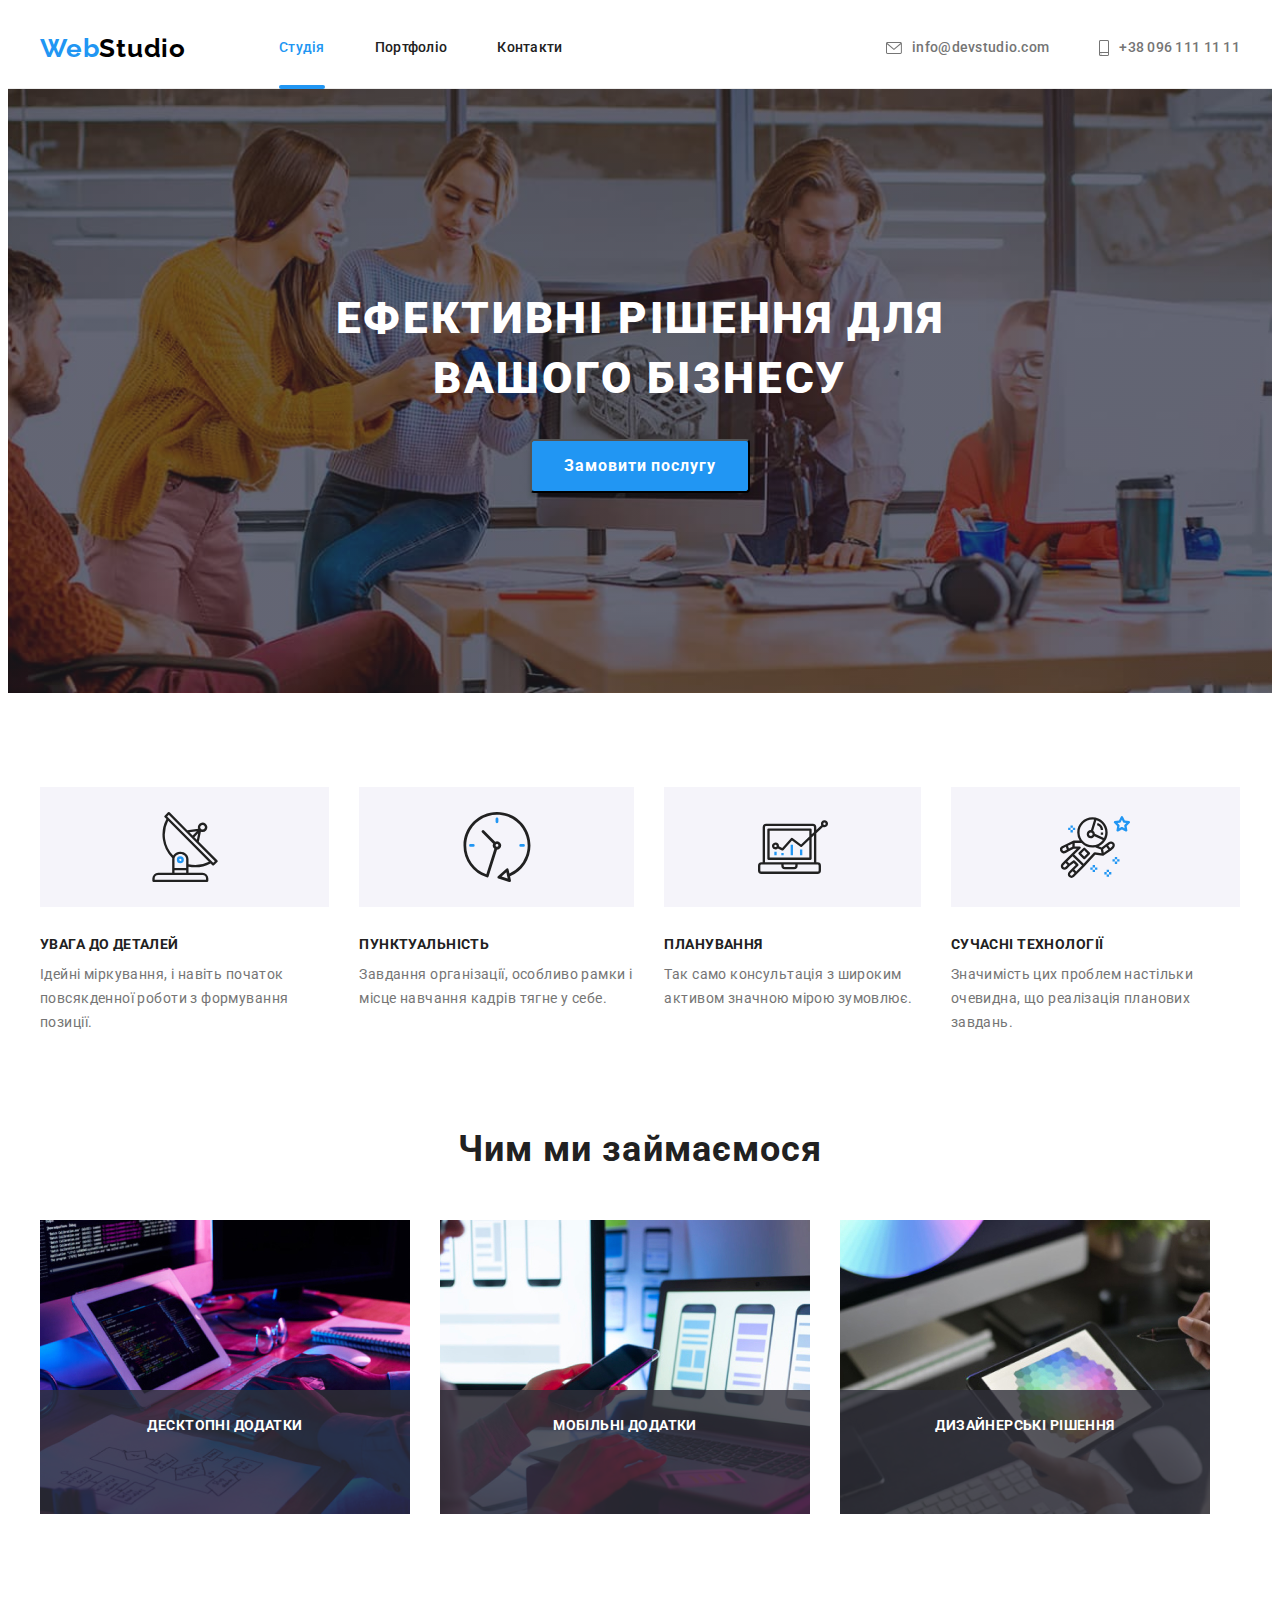
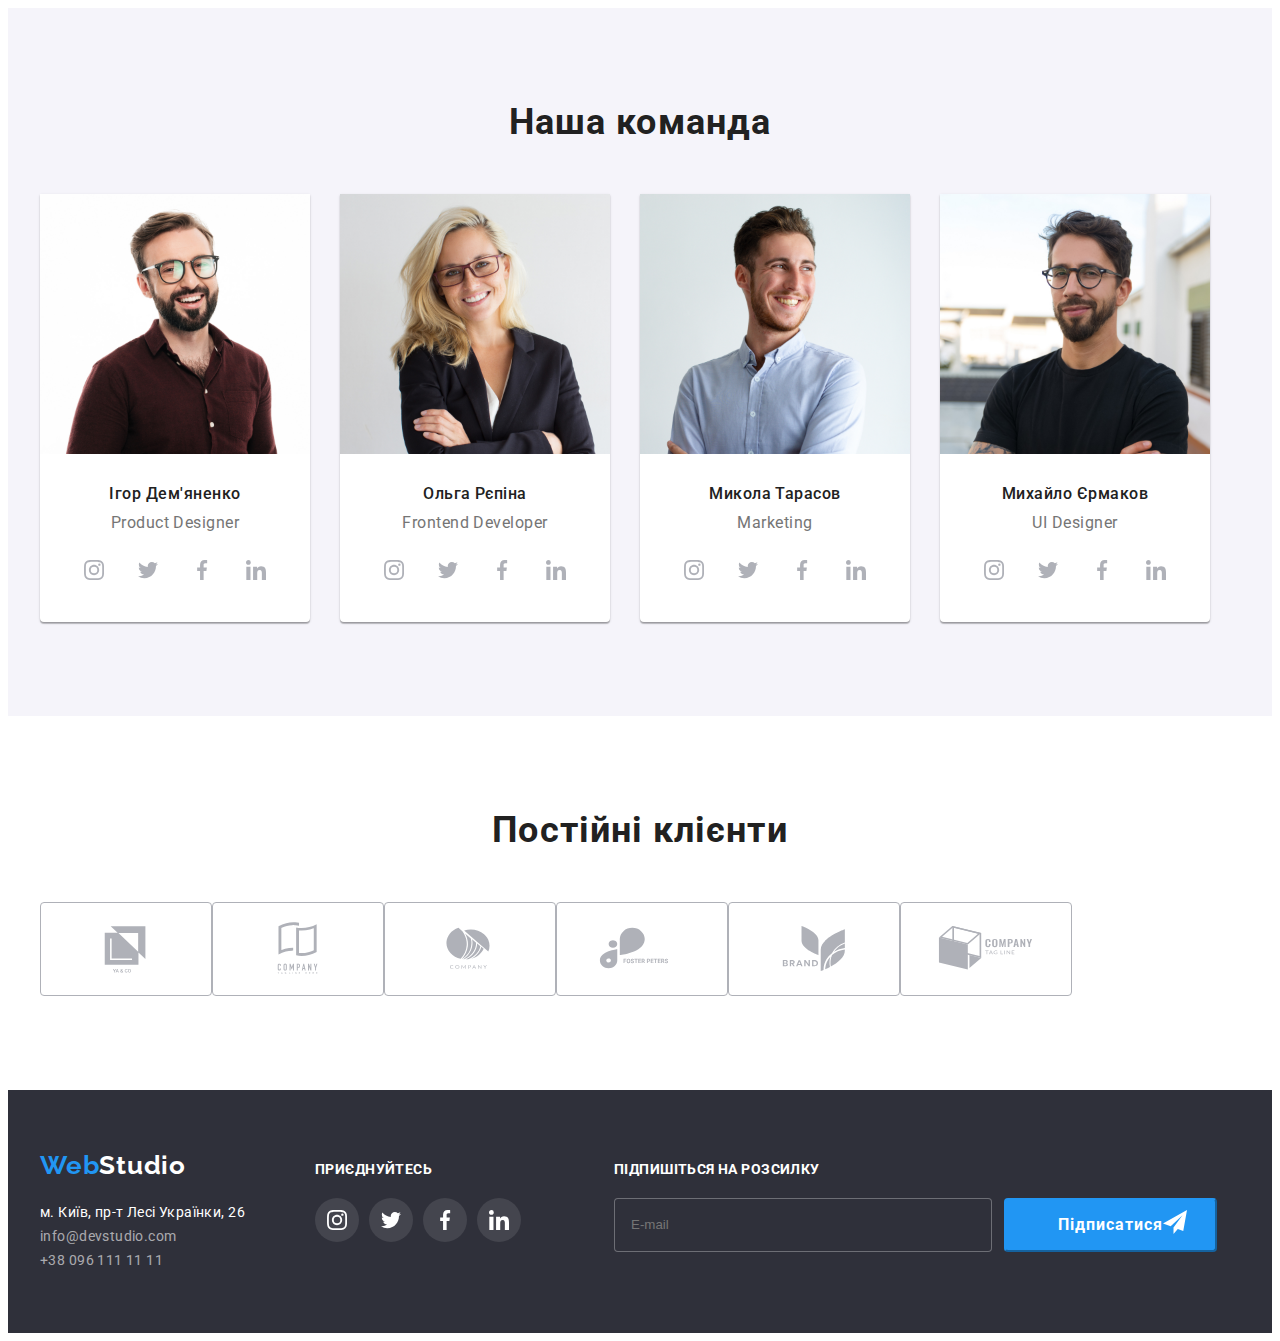
<file: index.html>
<!DOCTYPE html>
<html lang="uk">
  <head>
    <meta charset="UTF-8" />
    <meta http-equiv="X-UA-Compatible" content="IE=edge" />
    <meta name="viewport" content="width=, initial-scale=1.0" />
    <title>Студія</title>
    <link rel="preconnect" href="https://fonts.googleapis.com" />
    <link rel="preconnect" href="https://fonts.gstatic.com" crossorigin />
    <link
      href="https://fonts.googleapis.com/css2?family=Montserrat:wght@400;700&family=Raleway:wght@700&family=Roboto:wght@400;500;700;900&display=swap"
      rel="stylesheet"
    />
    <link
      rel="stylesheet"
      href="https://cdnjs.cloudflare.com/ajax/libs/modern-normalize/1.1.0/modern-normalize.min.css"
      integrity="sha512-wpPYUAdjBVSE4KJnH1VR1HeZfpl1ub8YT/NKx4PuQ5NmX2tKuGu6U/JRp5y+Y8XG2tV+wKQpNHVUX03MfMFn9Q=="
      crossorigin="anonymous"
      referrerpolicy="no-referrer"
    />
    <link rel="stylesheet" href="./CSS/style.css" />
  </head>
  <body>
    <header class="header">
      <div class="container header-container">
        <nav class="header-navigation">
          <a class="header-logo link" href="/index.html" lang="en"
            >Web<span class="header-color-text">Studio</span></a
          >
          <ul class="header-list list">
            <li class="header-item">
              <a class="header-link link current" href="">Студія</a>
            </li>
            <li class="header-item">
              <a class="header-link link" href="./portfolio.html">Портфоліо</a>
            </li>
            <li class="header-item">
              <a class="header-link link" href="">Контакти</a>
            </li>
          </ul>
        </nav>
        <div class="header-connect">
          <ul class="header-list list">
            <li class="header-item">
              <a class="header-contacts link" href="mailto:info@devstudio.com"
                ><svg class="contacts-icon" width="16" height="12">
                  <use
                    href="./images/symbol-defs1.svg#icon-envelope-hover"
                  ></use>
                </svg>info@devstudio.com</a>
            </li>
            <li class="header-item">
              <a class="header-contacts link" href="tel:+380961111111"
                ><svg class="contacts-icon" width="10" height="16">
                  <use
                    href="./images/symbol-defs1.svg#icon-smartphone"
                  ></use></svg>+38 096 111 11 11</a>
            </li>
          </ul>
        </div>
      </div>
    </header>
    <main>
      <section class="hero">
        <div class="container">
          <h1 class="hero-title">Ефективні рішення для вашого бізнесу</h1>
          <button class="hero-btn" data-modal-open type="button">
            Замовити послугу
          </button>
        </div>
      </section>
      <section class="benefits">
        <div class="container">
          <h2 class="visually-hidden">Наші переваги</h2>
          <ul class="benefits-list list">
            <li class="benefits-item">
              <div class="benefits-link">
                <svg class="benefits-icon" width="70" height="70">
                  <use href="./images/symbol-defs1.svg#icon-antenna"></use>
                </svg>
              </div>
              <h3 class="benefits-title">УВАГА ДО ДЕТАЛЕЙ</h3>
              <p class="benefits-text">
                Ідейні міркування, і навіть початок повсякденної роботи з
                формування позиції.
              </p>
            </li>
            <li class="benefits-item">
              <div class="benefits-link">
                <svg class="benefits-icon" width="70" height="70">
                  <use href="./images/symbol-defs1.svg#icon-clock"></use>
                </svg>
              </div>
              <h3 class="benefits-title">ПУНКТУАЛЬНІСТЬ</h3>
              <p class="benefits-text">
                Завдання організації, особливо рамки і місце навчання кадрів
                тягне у себе.
              </p>
            </li>
            <li class="benefits-item">
              <div class="benefits-link">
                <svg class="benefits-icon" width="70" height="70">
                  <use href="./images/symbol-defs1.svg#icon-diagram"></use>
                </svg>
              </div>
              <h3 class="benefits-title">ПЛАНУВАННЯ</h3>
              <p class="benefits-text">
                Так само консультація з широким активом значною мірою зумовлює.
              </p>
            </li>
            <li class="benefits-item">
              <div class="benefits-link">
                <svg class="benefits-icon" width="70" height="70">
                  <use href="./images/symbol-defs1.svg#icon-astronaut"></use>
                </svg>
              </div>
              <h3 class="benefits-title">СУЧАСНІ ТЕХНОЛОГІЇ</h3>
              <p class="benefits-text">
                Значимість цих проблем настільки очевидна, що реалізація
                планових завдань.
              </p>
            </li>
          </ul>
        </div>
      </section>
      <section class="activity">
        <div class="container">
          <h2 class="activity-title">Чим ми займаємося</h2>
          <ul class="activity-list">
            <li class="activity-item list">
              <img src="./images/img.jpg" alt="Верстка" width="370" />
              <h2 class="activity-top-title">ДEСКТОПНІ ДОДАТКИ</h2>
            </li>
            <li class="activity-item list">
              <img src="./images/img1.jpg" alt="Інтерфейс" width="370" />
              <h2 class="activity-top-title">МОБІЛЬНІ ДОДАТКИ</h2>
            </li>
            <li class="activity-item list">
              <img src="./images/img2.jpg" alt="Дизайн" width="370" />
              <h2 class="activity-top-title">ДИЗАЙНЕРСЬКІ РІШЕННЯ</h2>
            </li>
          </ul>
        </div>
      </section>
      <section class="team">
        <div class="container">
          <h2 class="team-top-title">Наша команда</h2>
          <ul class="team-list">
            <li class="team-item list">
              <img
                src="./images/photo1.jpg"
                alt="Ігор Дем'яненко"
                width="270"
              />
              <div class="team-content">
                <h3 class="team-title">Ігор Дем'яненко</h3>
                <p class="team-text" lang="en">Product Designer</p>
                <ul class="team-soc-list list">
                  <li class="team-soc-item">
                    <a class="team-soc-link" href="">
                      <svg class="team-soc-icon" width="20" height="20">
                        <use
                          href="./images/symbol-defs1.svg#icon-instagram"
                        ></use>
                      </svg>
                    </a>
                  </li>
                  <li class="team-soc-item">
                    <a class="team-soc-link" href="">
                      <svg class="team-soc-icon" width="20" height="20">
                        <use
                          href="./images/symbol-defs1.svg#icon-twitter"
                        ></use>
                      </svg>
                    </a>
                  </li>
                  <li class="team-soc-item">
                    <a class="team-soc-link" href="">
                      <svg class="team-soc-icon" width="20" height="20">
                        <use
                          href="./images/symbol-defs1.svg#icon-facebook"
                        ></use>
                      </svg>
                    </a>
                  </li>
                  <li class="team-soc-item">
                    <a class="team-soc-link" href="">
                      <svg class="team-soc-icon" width="20" height="20">
                        <use
                          href="./images/symbol-defs1.svg#icon-linkedin"
                        ></use>
                      </svg>
                    </a>
                  </li>
                </ul>
              </div>
            </li>
            <li class="team-item list">
              <img src="./images/photo2.jpg" alt="Ольга Рєпіна" width="270" />
              <div class="team-content">
                <h3 class="team-title">Ольга Рєпіна</h3>
                <p class="team-text" lang="en">Frontend Developer</p>
                <ul class="team-soc-list list">
                  <li class="team-soc-item">
                    <a class="team-soc-link" href="">
                      <svg class="team-soc-icon" width="20" height="20">
                        <use
                          href="./images/symbol-defs1.svg#icon-instagram"
                        ></use>
                      </svg>
                    </a>
                  </li>
                  <li class="team-soc-item">
                    <a class="team-soc-link" href="">
                      <svg class="team-soc-icon" width="20" height="20">
                        <use
                          href="./images/symbol-defs1.svg#icon-twitter"
                        ></use>
                      </svg>
                    </a>
                  </li>
                  <li class="team-soc-item">
                    <a class="team-soc-link" href="">
                      <svg class="team-soc-icon" width="20" height="20">
                        <use
                          href="./images/symbol-defs1.svg#icon-facebook"
                        ></use>
                      </svg>
                    </a>
                  </li>
                  <li class="team-soc-item">
                    <a class="team-soc-link" href="">
                      <svg class="team-soc-icon" width="20" height="20">
                        <use
                          href="./images/symbol-defs1.svg#icon-linkedin"
                        ></use>
                      </svg>
                    </a>
                  </li>
                </ul>
              </div>
            </li>
            <li class="team-item list">
              <img src="./images/photo3.jpg" alt="Микола Тарасов" width="270" />
              <div class="team-content">
                <h3 class="team-title">Микола Тарасов</h3>
                <p class="team-text" lang="en">Marketing</p>
                <ul class="team-soc-list list">
                  <li class="team-soc-item">
                    <a class="team-soc-link" href="">
                      <svg class="team-soc-icon" width="20" height="20">
                        <use
                          href="./images/symbol-defs1.svg#icon-instagram"
                        ></use>
                      </svg>
                    </a>
                  </li>
                  <li class="team-soc-item">
                    <a class="team-soc-link" href="">
                      <svg class="team-soc-icon" width="20" height="20">
                        <use
                          href="./images/symbol-defs1.svg#icon-twitter"
                        ></use>
                      </svg>
                    </a>
                  </li>
                  <li class="team-soc-item">
                    <a class="team-soc-link" href="">
                      <svg class="team-soc-icon" width="20" height="20">
                        <use
                          href="./images/symbol-defs1.svg#icon-facebook"
                        ></use>
                      </svg>
                    </a>
                  </li>
                  <li class="team-soc-item">
                    <a class="team-soc-link" href="">
                      <svg class="team-soc-icon" width="20" height="20">
                        <use
                          href="./images/symbol-defs1.svg#icon-linkedin"
                        ></use>
                      </svg>
                    </a>
                  </li>
                </ul>
              </div>
            </li>
            <li class="team-item list">
              <img
                src="./images/photo4.jpg"
                alt="Михайло Єрмаков"
                width="270"
              />
              <div class="team-content">
                <h3 class="team-title">Михайло Єрмаков</h3>
                <p class="team-text" lang="en">UI Designer</p>
                <ul class="team-soc-list list">
                  <li class="team-soc-item">
                    <a class="team-soc-link" href="">
                      <svg class="team-soc-icon" width="20" height="20">
                        <use
                          href="./images/symbol-defs1.svg#icon-instagram"
                        ></use>
                      </svg>
                    </a>
                  </li>
                  <li class="team-soc-item">
                    <a class="team-soc-link" href="">
                      <svg class="team-soc-icon" width="20" height="20">
                        <use
                          href="./images/symbol-defs1.svg#icon-twitter"
                        ></use>
                      </svg>
                    </a>
                  </li>
                  <li class="team-soc-item">
                    <a class="team-soc-link" href="">
                      <svg class="team-soc-icon" width="20" height="20">
                        <use
                          href="./images/symbol-defs1.svg#icon-facebook"
                        ></use>
                      </svg>
                    </a>
                  </li>
                  <li class="team-soc-item">
                    <a class="team-soc-link" href="">
                      <svg class="team-soc-icon" width="20" height="20">
                        <use
                          href="./images/symbol-defs1.svg#icon-linkedin"
                        ></use>
                      </svg>
                    </a>
                  </li>
                </ul>
              </div>
            </li>
          </ul>
        </div>
      </section>
      <section class="clients" style="padding: 94px 0">
        <div class="container">
          <h2 class="clients-top-title">Постійні клієнти</h2>
          <ul class="clients-list list">
            <li class="clients-item">
              <a class="clients-link" href="">
                <svg class="clients-icon" width="106" height="60">
                  <use href="./images/symbol-defs1.svg#icon-Logo1"></use>
                </svg>
              </a>
            </li>
            <li class="clients-item">
              <a class="clients-link" href="">
                <svg class="clients-icon" width="106" height="60">
                  <use href="./images/symbol-defs1.svg#icon-Logo2"></use>
                </svg>
              </a>
            </li>
            <li class="clients-item">
              <a class="clients-link" href="">
                <svg class="clients-icon" width="106" height="60">
                  <use href="./images/symbol-defs1.svg#icon-Logo3"></use>
                </svg>
              </a>
            </li>
            <li class="clients-item">
              <a class="clients-link" href="">
                <svg class="clients-icon" width="106" height="60">
                  <use href="./images/symbol-defs1.svg#icon-Logo4"></use>
                </svg>
              </a>
            </li>
            <li class="clients-item">
              <a class="clients-link" href="">
                <svg class="clients-icon" width="106" height="60">
                  <use href="./images/symbol-defs1.svg#icon-Logo5"></use>
                </svg>
              </a>
            </li>
            <li class="clients-item">
              <a class="clients-link" href="">
                <svg class="clients-icon" width="106" height="60">
                  <use href="./images/symbol-defs1.svg#icon-Logo6"></use>
                </svg>
              </a>
            </li>
          </ul>
        </div>
      </section>
    </main>
    <footer class="footer">
      <div class="footer-container container">
        <div class="footer-agress-container">
          <a class="footer-logo link" href="/index.html" lang="en"
            >Web<span class="footer-color-text">Studio</span></a
          >
          <address>
            <ul class="footer-list list">
              <li class="footer-item">
                <a class="footer-address link" href=""
                  >м. Київ, пр-т Лесі Українки, 26</a
                >
              </li>
              <li class="footer-item">
                <a class="footer-mail link" href="mailto:info@devstudio.com"
                  >info@devstudio.com</a
                >
              </li>
              <li class="footer-item">
                <a class="footer-tel link" href="tel:+380961111111"
                  >+38 096 111 11 11</a
                >
              </li>
            </ul>
          </address>
        </div>
        <div class="footer-soc-container">
          <h3 class="soc-list-title">приєднуйтесь</h3>
          <ul class="footer-soc-list list">
            <li class="footer-soc-item">
              <a class="footer-soc-link" href="">
                <svg class="footer-soc-icon" width="20" height="20">
                  <use href="./images/symbol-defs1.svg#icon-instagram"></use>
                </svg>
              </a>
            </li>
            <li class="footer-soc-item">
              <a class="footer-soc-link" href="">
                <svg class="footer-soc-icon" width="20" height="20">
                  <use href="./images/symbol-defs1.svg#icon-twitter"></use>
                </svg>
              </a>
            </li>
            <li class="footer-soc-item">
              <a class="footer-soc-link" href="">
                <svg class="footer-soc-icon" width="20" height="20">
                  <use href="./images/symbol-defs1.svg#icon-facebook"></use>
                </svg>
              </a>
            </li>
            <li class="footer-soc-item">
              <a class="footer-soc-link" href="">
                <svg class="footer-soc-icon" width="20" height="20">
                  <use href="./images/symbol-defs1.svg#icon-linkedin"></use>
                </svg>
              </a>
            </li>
          </ul>
        </div>
        <div class="footer-sign-container">
          <h3 class="footer-sign-title">Підпишіться на розсилку</h3>
          <form class="footer-form">
          <div class="footer-sign-input">
          <input type="email" class="modal-sign-input" name="user-email" placeholder="E-mail">
          <button class="sign-btn" data-modal-open type="submit">Підписатися
            <svg class="sign-icon" width="24" height="24">
            <use href="./images/symbol-defs1.svg#icon-icon-send-1"></use>
          </svg></button> 
        </div>
        </form>
        </div>
      </div>
    </footer>
    <div class="backdrop is-hidden" data-modal>
      <div class="modal">
        <button type="button" class="modal-btn" data-modal-close>
          <svg class="modal-close-icon" width="18" height="18">
            <use href="./images/symbol-defs1.svg#icon-close"></use>
          </svg>
        </button>
        <p class="modal-title">Залиште свої дані, ми вам передзвонимо</p>
        <form>
          <div class="modal-field">
          <label for="user-name" class="modal-label">Ім'я</label>
          <div class="input-wrap">
            <input type="text" class="modal-input" name="user-name" id="user-name" placeholder="">
            <svg class="modal-input-icon" width="18" height="18">
              <use href="./images/symbol-defs1.svg#icon-person-black-18dp"></use>
            </svg>
          </div>
          </div>
          <div class="modal-field">
          <label for="user-tel" class="modal-label">Телефон</label>
          <div class="input-wrap">
            <input type="tel" class="modal-input" name="user-tel" id="user-tel" placeholder="">
            <svg class="modal-input-icon" width="18" height="18">
              <use href="./images/symbol-defs1.svg#icon-phone-black-18dp"></use>
            </svg>
          </div>            
          </div>
          <div class="modal-field">
          <label for="user-email" class="modal-label">Пошта</label>
          <div class="input-wrap">
            <input type="email" class="modal-input" name="user-email" id="user-email" placeholder="">
            <svg class="modal-input-icon" width="18" height="18">
              <use href="./images/symbol-defs1.svg#icon-email-black-18dp"></use>
            </svg>
          </div>
          </div>
          <div class="modal-field">
            <label for="user-text" class="modal-label">Коментар</label> 
            <textarea name="user-text" id="user-text" class="modal-comment" placeholder="Введіть текст"></textarea>           
          </div> 
          <div class="modal-field">
            <input type="checkbox" class="input-check visually-hidden" name="privacy" value="tru" id="privacy"/>
            <label for="privacy" class="check-text">
              <span>
              <svg class="check-icon" width="16" height="15">
                <use href="./images/symbol-defs1.svg#icon-Vector-1"></use>
              </svg>
            </span>
              Погоджуюся з розсилкою та приймаю <a class="check-color-text" href=""> Умови договору</a></label>
          </div>           
          <button class="submit-btn" data-modal-open type="submit">Відправити</button>
        </form>
      </div>
    </div>
    <script src="./js/modal.js"></script>
  </body>
</html>
</file>
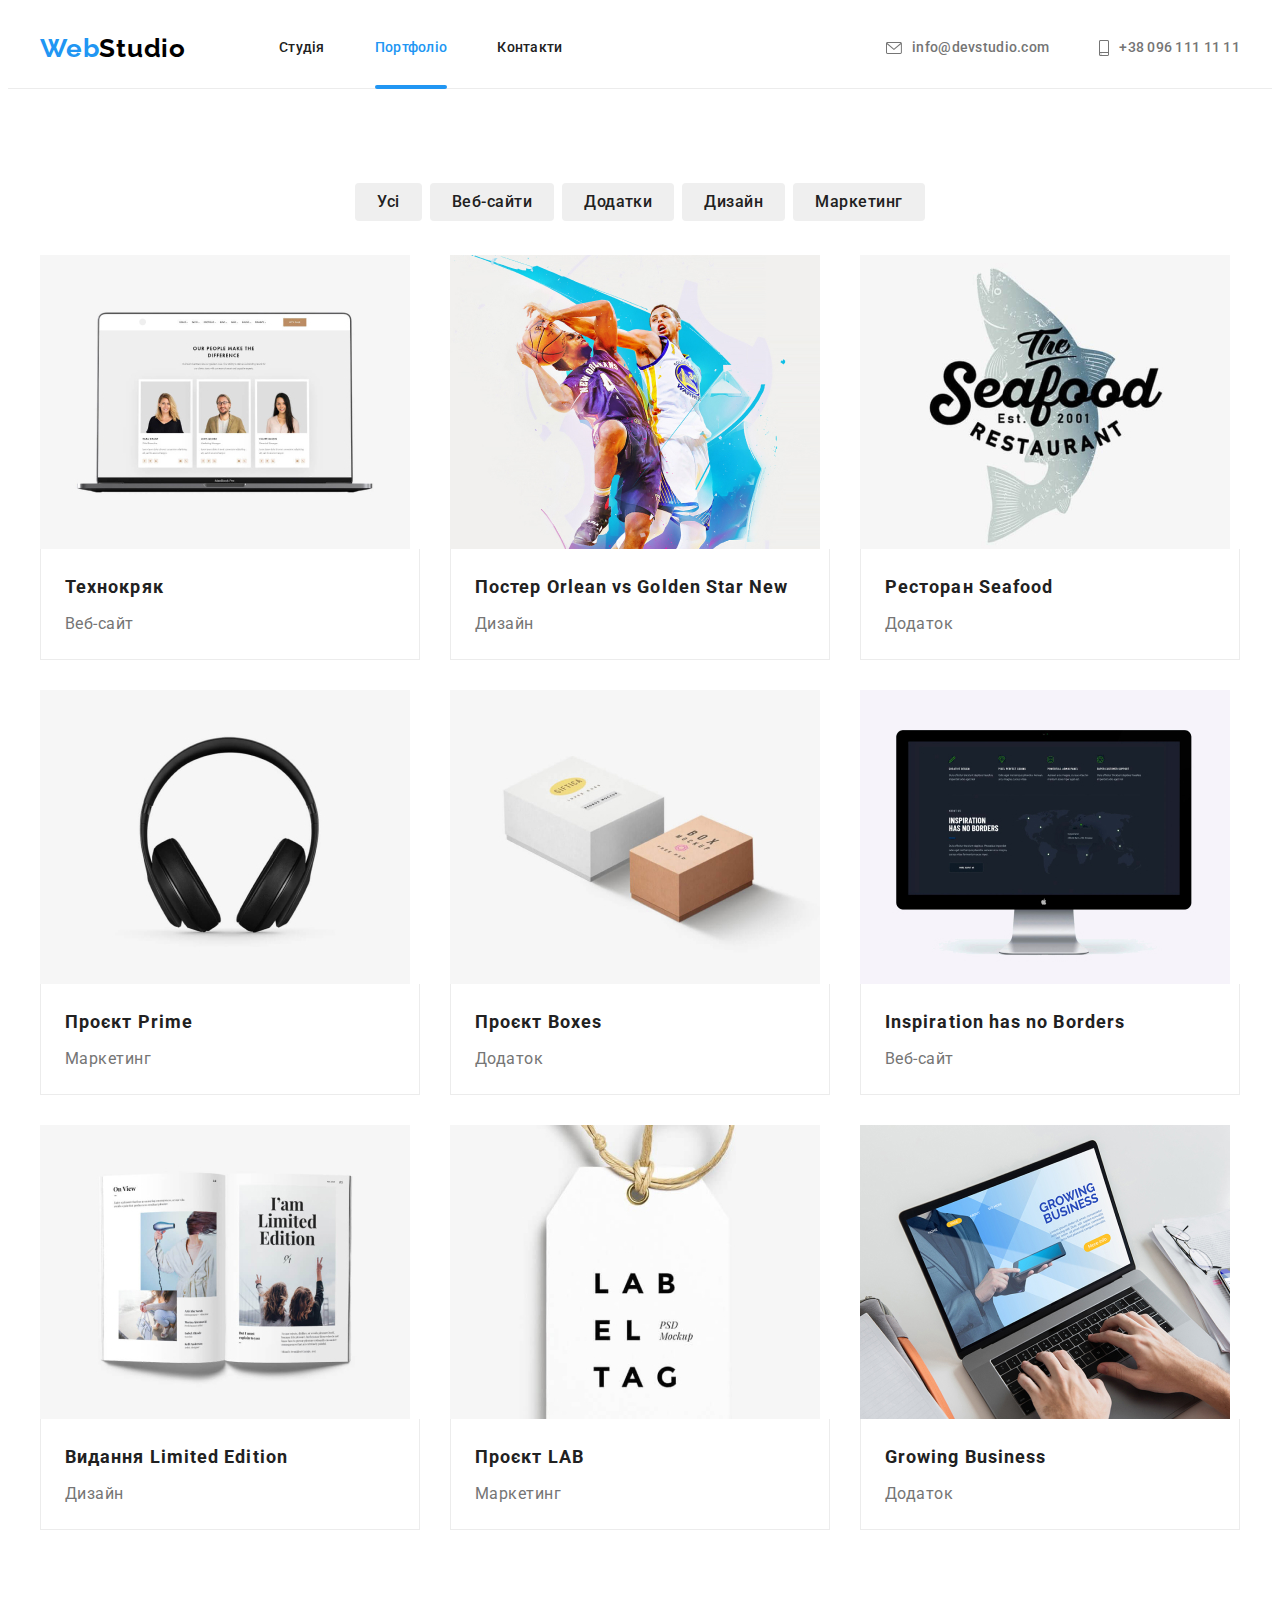
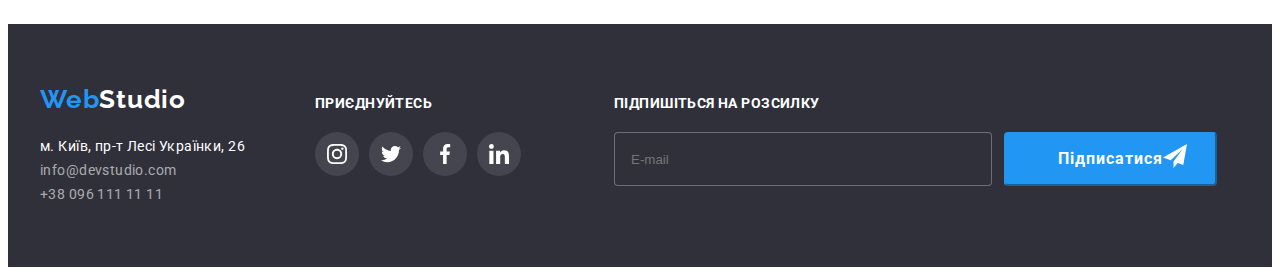
<file: portfolio.html>
<!DOCTYPE html>
<html lang="uk">
  <head>
    <meta charset="UTF-8" />
    <meta http-equiv="X-UA-Compatible" content="IE=edge" />
    <meta name="viewport" content="width=, initial-scale=1.0" />
    <title>Портфоліо</title>
    <link rel="preconnect" href="https://fonts.googleapis.com" />
    <link rel="preconnect" href="https://fonts.gstatic.com" crossorigin />
    <link
      href="https://fonts.googleapis.com/css2?family=Montserrat:wght@400;700&family=Raleway:wght@700&family=Roboto:wght@400;500;700;900&display=swap"
      rel="stylesheet"
    />
    <link
      rel="stylesheet"
      href="https://cdnjs.cloudflare.com/ajax/libs/modern-normalize/1.1.0/modern-normalize.min.css"
      integrity="sha512-wpPYUAdjBVSE4KJnH1VR1HeZfpl1ub8YT/NKx4PuQ5NmX2tKuGu6U/JRp5y+Y8XG2tV+wKQpNHVUX03MfMFn9Q=="
      crossorigin="anonymous"
      referrerpolicy="no-referrer"
    />
    <link rel="stylesheet" href="./CSS/style.css" />
  </head>
  <body>
    <header class="header">
      <div class="container header-container">
        <nav class="header-navigation">
          <a class="header-logo link" href="/index.html" lang="en"
            >Web<span class="header-color-text">Studio</span></a
          >
          <ul class="header-list list">
            <li class="header-item">
              <a class="header-link link" href="./index.html">Студія</a>
            </li>
            <li class="header-item">
              <a class="header-link link current" href="">Портфоліо</a>
            </li>
            <li class="header-item">
              <a class="header-link link" href="">Контакти</a>
            </li>
          </ul>
        </nav>
        <div class="header-connect">
          <ul class="header-list list">
            <li class="header-item">
              <a class="header-contacts link" href="mailto:info@devstudio.com">
                <svg class="contacts-icon" width="16" height="12">
                  <use href="./images/symbol-defs1.svg#icon-envelope-hover"></use></svg>info@devstudio.com</a>
            </li>
            <li class="header-item">
              <a class="header-contacts link" href="tel:+380961111111">
                <svg class="contacts-icon" width="10" height="16">
                  <use href="./images/symbol-defs1.svg#icon-smartphone"></use></svg>+38 096 111 11 11</a>
            </li>
          </ul>
        </div>
      </div>
    </header>
    <main>
      <section class="progects section">
        <div class="container">
          <h1 class="visually-hidden">Наші проекти</h1>
          <div class="progects-filtr-item">
            <ul class="progects-filtr list">
              <li class="progects-item">
                <button class="progects-hero-btn" type="button">Усі</button>
              </li>
              <li class="progects-item">
                <button class="progects-hero-btn" type="button">
                  Веб-сайти
                </button>
              </li>
              <li class="progects-item">
                <button class="progects-hero-btn" type="button">Додатки</button>
              </li>
              <li class="progects-item">
                <button class="progects-hero-btn" type="button">Дизайн</button>
              </li>
              <li class="progects-item">
                <button class="progects-hero-btn" type="button">
                  Маркетинг
                </button>
              </li>
            </ul>
          </div>
          <div class="progects-list-content">
            <ul class="progects-list list">
              <li class="progects-list-item">
                <div class="progects-top-wrap">
                  <img
                    src="./images/progect1.jpg"
                    alt="Технокряк"
                    width="370"
                  />
                  <p class="progects-top-text">
                    Ресурс пропонує комплексні пропозиції з різним рівнем
                    функціоналу та сервісів. Все це дозволить відвідувачу
                    отримати вичерпні відомості про компанію чи приватну особу.
                  </p>
                </div>
                <div class="progects-item-content">
                  <h2 class="progects-title">Технокряк</h2>
                  <p class="progects-text">Веб-сайт</p>
                </div>
              </li>
              <li class="progects-list-item">
                <div class="progects-top-wrap">
                  <img
                    src="./images/progect2.jpg"
                    alt="Постер New Orlean vs Golden Star"
                    width="370"
                  />
                  <p class="progects-top-text">
                    Ресурс пропонує комплексні пропозиції з різним рівнем
                    функціоналу та сервісів. Все це дозволить відвідувачу
                    отримати вичерпні відомості про компанію чи приватну особу.
                  </p>
                </div>
                <div class="progects-item-content">
                  <h2 class="progects-title">
                    Постер <span lang="en">Orlean vs Golden Star New</span>
                  </h2>
                  <p class="progects-text">Дизайн</p>
                </div>
              </li>
              <li class="progects-list-item">
                <div class="progects-top-wrap">
                  <img
                    src="./images/progect3.jpg"
                    alt="Ресторан Seafood"
                    width="370"
                  />
                  <p class="progects-top-text">
                    Ресурс пропонує комплексні пропозиції з різним рівнем
                    функціоналу та сервісів. Все це дозволить відвідувачу
                    отримати вичерпні відомості про компанію чи приватну особу.
                  </p>
                </div>
                <div class="progects-item-content">
                  <h2 class="progects-title">
                    Ресторан <span lang="en"> Seafood</span>
                  </h2>
                  <p class="progects-text">Додаток</p>
                </div>
              </li>
              <li class="progects-list-item">
                <div class="progects-top-wrap">
                  <img
                    src="./images/progect4.jpg"
                    alt="Проєкт Prime"
                    width="370"
                  />
                  <p class="progects-top-text">
                    Ресурс пропонує комплексні пропозиції з різним рівнем
                    функціоналу та сервісів. Все це дозволить відвідувачу
                    отримати вичерпні відомості про компанію чи приватну особу.
                  </p>
                </div>
                <div class="progects-item-content">
                  <h2 class="progects-title">
                    Проєкт <span lang="en"> Prime</span>
                  </h2>
                  <p class="progects-text">Маркетинг</p>
                </div>
              </li>
              <li class="progects-list-item">
                <div class="progects-top-wrap">
                  <img
                    src="./images/progect5.jpg"
                    alt="Проєкт Boxes"
                    width="370"
                  />
                  <p class="progects-top-text">
                    Ресурс пропонує комплексні пропозиції з різним рівнем
                    функціоналу та сервісів. Все це дозволить відвідувачу
                    отримати вичерпні відомості про компанію чи приватну особу.
                  </p>
                </div>
                <div class="progects-item-content">
                  <h2 class="progects-title">
                    Проєкт <span lang="en"> Boxes</span>
                  </h2>
                  <p class="progects-text">Додаток</p>
                </div>
              </li>
              <li class="progects-list-item">
                <div class="progects-top-wrap">
                  <img
                    src="./images/progect6.jpg"
                    alt="Inspiration has no Borders"
                    width="370"
                  />
                  <p class="progects-top-text">
                    Ресурс пропонує комплексні пропозиції з різним рівнем
                    функціоналу та сервісів. Все це дозволить відвідувачу
                    отримати вичерпні відомості про компанію чи приватну особу.
                  </p>
                </div>
                <div class="progects-item-content">
                  <h2 class="progects-title" lang="en">
                    Inspiration has no Borders
                  </h2>
                  <p class="progects-text">Веб-сайт</p>
                </div>
              </li>
              <li class="progects-list-item">
                <div class="progects-top-wrap">
                  <img
                    src="./images/progect7.jpg"
                    alt="Видання Limited Edition"
                    width="370"
                  />
                  <p class="progects-top-text">
                    Ресурс пропонує комплексні пропозиції з різним рівнем
                    функціоналу та сервісів. Все це дозволить відвідувачу
                    отримати вичерпні відомості про компанію чи приватну особу.
                  </p>
                </div>
                <div class="progects-item-content">
                  <h2 class="progects-title">
                    Видання <span lang="en">Limited Edition</span>
                  </h2>
                  <p class="progects-text">Дизайн</p>
                </div>
              </li>
              <li class="progects-list-item">
                <div class="progects-top-wrap">
                  <img
                    src="./images/progect8.jpg"
                    alt="Проєкт LAB"
                    width="370"
                  />
                  <p class="progects-top-text">
                    Ресурс пропонує комплексні пропозиції з різним рівнем
                    функціоналу та сервісів. Все це дозволить відвідувачу
                    отримати вичерпні відомості про компанію чи приватну особу.
                  </p>
                </div>
                <div class="progects-item-content">
                  <h2 class="progects-title">
                    Проєкт <span lang="en">LAB</span>
                  </h2>
                  <p class="progects-text">Маркетинг</p>
                </div>
              </li>
              <li class="progects-list-item">
                <div class="progects-top-wrap">
                  <img
                    src="./images/progect9.jpg"
                    alt="Growing Business"
                    width="370"
                  />
                  <p class="progects-top-text">
                    Ресурс пропонує комплексні пропозиції з різним рівнем
                    функціоналу та сервісів. Все це дозволить відвідувачу
                    отримати вичерпні відомості про компанію чи приватну особу.
                  </p>
                </div>
                <div class="progects-item-content">
                  <h2 class="progects-title">
                    <span lang="en">Growing Business</span>
                  </h2>
                  <p class="progects-text">Додаток</p>
                </div>
              </li>
            </ul>
          </div>
        </div>
      </section>
    </main>
    <footer class="footer">
      <div class="footer-container container">
        <div class="footer-agress-container">
          <a class="footer-logo link" href="/index.html" lang="en"
            >Web<span class="footer-color-text">Studio</span></a
          >
          <address>
            <ul class="footer-list list">
              <li class="footer-item">
                <a class="footer-address link" href=""
                  >м. Київ, пр-т Лесі Українки, 26</a
                >
              </li>
              <li class="footer-item">
                <a class="footer-mail link" href="mailto:info@devstudio.com"
                  >info@devstudio.com</a
                >
              </li>
              <li class="footer-item">
                <a class="footer-tel link" href="tel:+380961111111"
                  >+38 096 111 11 11</a
                >
              </li>
            </ul>
          </address>
        </div>
        <div class="footer-soc-container">
          <h3 class="soc-list-title">приєднуйтесь</h3>
          <ul class="footer-soc-list list">
            <li class="footer-soc-item">
              <a class="footer-soc-link" href="">
                <svg class="footer-soc-icon" width="20" height="20">
                  <use href="./images/symbol-defs1.svg#icon-instagram"></use>
                </svg>
              </a>
            </li>
            <li class="footer-soc-item">
              <a class="footer-soc-link" href="">
                <svg class="footer-soc-icon" width="20" height="20">
                  <use href="./images/symbol-defs1.svg#icon-twitter"></use>
                </svg>
              </a>
            </li>
            <li class="footer-soc-item">
              <a class="footer-soc-link" href="">
                <svg class="footer-soc-icon" width="20" height="20">
                  <use href="./images/symbol-defs1.svg#icon-facebook"></use>
                </svg>
              </a>
            </li>
            <li class="footer-soc-item">
              <a class="footer-soc-link" href="">
                <svg class="footer-soc-icon" width="20" height="20">
                  <use href="./images/symbol-defs1.svg#icon-linkedin"></use>
                </svg>
              </a>
            </li>
          </ul>
        </div>
        <div class="footer-sign-container">
          <h3 class="footer-sign-title">Підпишіться на розсилку</h3>
          <form class="footer-form">
            <div class="footer-sign-input">
              <input type="email" class="modal-sign-input" name="user-email" placeholder="E-mail">
              <button class="sign-btn" data-modal-open type="submit">Підписатися
                <svg class="sign-icon" width="24" height="24">
                <use href="./images/symbol-defs1.svg#icon-icon-send-1"></use>
              </svg></button> 
            </div>
        </form>
        </div>
      </div>
    </footer>
  </body>
</html>
</file>
<file: CSS/style.css>
:root {
  --top-title-color: #212121;
  --top-text-color: #757575;
  --top-adress-color: #2196f3;
  --top-ht: 1.14;
  --top-footer-text: rgba(255, 255, 255, 0.6);
  --footer-text-color: #ffffff;
  --top-btn-color: #ffffff;
}

p,
h1,
h2,
h3 {
  margin: 0;
}

ul {
  margin: 0;
  padding: 0;
}

button {
  cursor: pointer;
}

img {
  display: block;
}

body {
  font-family: "Roboto", sans-serif;
  font-size: 15px;
  color: var(--top-title-color);
}

.list {
  list-style: none;
}

.link {
  text-decoration: none;
}

.container {
  width: 1200px;
  padding-left: 15px;
  padding-right: 15px;
  margin: 0 auto;
}

.visually-hidden {
  position: absolute;
  width: 1px;
  height: 1px;
  margin: -1px;
  border: 0;
  padding: 0;

  white-space: nowrap;
  clip-path: inset(100%);
  clip: rect(0 0 0 0);
  overflow: hidden;
}

/*----------------HEADER---------------*/
.header {
  border-bottom: 1px solid #ECECEC;
}

.header-navigation {
  display: flex;
  align-items: center;
}

.header-container {
  display: flex;
  align-items: center;
}

.header-list {
  display: flex;
  gap: 50px;
}

.header-logo,
.footer-logo {
  font-family: "Raleway", sans-serif;
  font-weight: 700;
  font-size: 26px;
  line-height: 1.19;
  letter-spacing: 0.03em;
  color: var(--top-adress-color);
  margin-right: 93px;
}

.header-color-text {
  color: #000000;
}

.header-link {
  padding: 32px 0;
  display: block;
  font-weight: 500;
  font-size: 14px;
  line-height: var(--top-ht);
  letter-spacing: 0.02em;
  color: var(--top-title-color);
  position: relative;
  transition: color 250ms cubic-bezier(0.4, 0, 0.2, 1);
}

.header-item .header-link.current {
  color: var(--top-adress-color);
}

.current::after {
  content: '';
  position: absolute;
  bottom: 0;
  left: 0;
  display: block;
  width: 100%;
  height: 4px;
  background-color: var(--top-adress-color);
  border-radius: 2px;
  margin-bottom: -1px;
}

.header-contacts {
  padding: 32px 0;
  display: flex;
  font-weight: 500;
  font-size: 14px;
  line-height: var(--top-ht);
  letter-spacing: 0.02em;
  color: var(--top-text-color);
  align-items: center;
  justify-content: center;
  transition: color 250ms cubic-bezier(0.4, 0, 0.2, 1);
}

.contacts-icon {
  fill: currentColor;
  margin-right: 10px;
}

.header-connect {
  margin-left: auto;
  transition: fill 250ms cubic-bezier(0.4, 0, 0.2, 1);
}

.header-contacts:hover,
.header-link:hover,
.header-link:focus {
  color: var(--top-adress-color);
}

.header-contacts:hover .contacts-icon,
.header-contacts:focus .contacts-icon {
  color: var(--top-adress-color);
}

/*----------------HERO-----------------*/

.hero {
  background-color: #2f303a;
  padding-top: 200px;
  padding-bottom: 200px;
  background-image: linear-gradient(rgba(47, 48, 58, 0.4), rgba(47, 48, 58, 0.4)), url(../images/hero-img\ \(1\).jpg);
  background-repeat: no-repeat;
  background-position: center;
  background-size: cover;
  max-width: 1600px;
}

.hero-title {
  font-weight: 900;
  font-size: 44px;
  line-height: 1.36;
  text-align: center;
  letter-spacing: 0.06em;
  text-transform: uppercase;
  color: #ffffff;
  max-width: 696px;
  margin: 0 auto;
}

.hero-btn {
  font-family: inherit;
  font-style: normal;
  font-weight: 700;
  font-size: 16px;
  line-height: 1.88;
  letter-spacing: 0.06em;
  color: var(--top-btn-color);
  background-color: var(--top-adress-color);
  cursor: pointer;
  margin: 0 auto;
  display: block;
  margin-top: 30px;
  box-shadow: 0px 4px 4px rgba(0, 0, 0, 0.15);
  border-radius: 4px;
  padding: 10px 32px;
}

.hero-btn:hover,
.hero-btn:focus {
  color: var(--top-btn-color);
  background-color: #188ce8;
}

.benefits {
  padding-top: 94px;
  padding-bottom: 94px;
}

.benefits-list {
  display: flex;
  gap: 30px; 
}

.benefits-item {
  width: calc((100%-90) / 4);
}

.benefits-link {
  height: 120px;
  display: flex;
  align-items: center;
  justify-content: center;
  background-color: #F5F4FA;
}

.benefits-icon {
}

.benefits-title {
  margin-top: 30px;
  font-weight: 700;
  font-size: 14px;
  line-height: var(--top-ht);
  letter-spacing: 0.03em;
  text-transform: uppercase;
  color: var(--top-title-color);
  margin-bottom: 10px;
}

.benefits-text {
  font-size: 14px;
  line-height: 1.71;
  letter-spacing: 0.03em;
  color: var(--top-text-color);
}

.activity {
  padding-bottom: 94px;
}

.activity-list {
  display: flex;
  gap: 30px;
}

.activity-item {
  width: calc((100%-60) / 3);
  position: relative;
}

.activity-top-title {
  position: absolute;
  bottom: 0;
  font-weight: 700;
  font-size: 14px;
  line-height: 1.16;
  text-align: center;
  letter-spacing: 0.03em;
  text-transform: uppercase;
  color: #FFFFFF;
  background-color: rgba(47, 48, 58, 0.8);
  padding-top: 27px;
  padding-bottom: 27px;
  height: 70px;
  width: 100%;
}

.activity-title {
  font-weight: 700;
  font-size: 36px;
  line-height: 1.16;
  text-align: center;
  letter-spacing: 0.03em;
  color: var(--top-title-color);
  margin-bottom: 50px;
}

.team {
  padding-top: 94px;
  padding-bottom: 94px;
  background-color: #F5F4FA;
}

.team-top-title {
  font-weight: 700;
  font-size: 36px;
  line-height: 1.16;
  text-align: center;
  letter-spacing: 0.03em;
  color: var(--top-title-color);
  margin-bottom: 50px;
}

.team-list {
  display: flex;
  gap: 30px;
}

.team-item {
  background-color: #FFFFFF;
  width: calc((100%-90) / 4);
  box-shadow: 0px 1px 3px rgba(0, 0, 0, 0.12), 0px 1px 1px rgba(0, 0, 0, 0.14), 0px 2px 1px rgba(0, 0, 0, 0.2);
  border-radius: 0px 0px 4px 4px;
}

.team-content {
  padding-top: 30px;
  padding-bottom: 30px;
  margin: 0 auto;
  transition: fill 250ms cubic-bezier(0.4, 0, 0.2, 1);
}

.team-title {
  font-weight: 500;
  font-size: 16px;
  line-height: 1.19;
  text-align: center;
  letter-spacing: 0.03em;
  color: var(--top-title-color);
  margin-bottom: 10px;
}

.team-text {
  font-size: 16px;
  line-height: 1.19;
  text-align: center;
  letter-spacing: 0.03em;
  color: var(--top-text-color);
  margin-bottom: 16px;
}

.team-soc-list {
  display: flex;
  gap: 10px;
  justify-content: center;
}

.team-soc-link {
  width: 44px;
  height: 44px;
  border-radius: 50%;
  background-color: #FFFFFF;
  display: flex;
  align-items: center;
  justify-content: center;
  color: #AFB1B8;
  transition: color 250ms cubic-bezier(0.4, 0, 0.2, 1), background-color 250ms cubic-bezier(0.4, 0, 0.2, 1);
}

.team-soc-icon {
  fill: currentColor;
}

.team-soc-link:hover,
.team-soc-link:focus {
  background-color: var(--top-adress-color);
  color: #FFFFFF;
}

.clients-top-title {
  margin-bottom: 50px;
  font-weight: 700;
  font-size: 36px;
  line-height: 1.16;
  text-align: center;
  letter-spacing: 0.03em;
  color: var(--top-title-color);
}

.clients-list {
  display: flex;
}

.clients-item {
  width: calc((100%-150) / 6);
}

.clients-link {
  width: 170px;
  height: 92px;
  display: flex;
  border: 1px solid #AFB1B8;
  border-radius: 4px;
  align-items: center;
  justify-content: center;
  color: #AFB1B8;
  transition: color 250ms cubic-bezier(0.4, 0, 0.2, 1), border-color 250ms cubic-bezier(0.4, 0, 0.2, 1);
}

.clients-icon {
  fill: currentColor;
}

.clients-link:hover,
.clients-link:focus {
  border-color: var(--top-adress-color);
  color: var(--top-adress-color);
}

/*-----------------FOOTER--------------*/

.footer {
  background-color: #2f303a;
  padding-top: 60px;
  padding-bottom: 60px;
  display: flex;
  gap: 70px;
}

.footer-container {
  display: flex;
  align-items: baseline;
}

.footer-list {
  margin-top: 20px;
  margin-right: 70px;
}

.footer-item {
  font-style: normal;
  font-weight: 400;
  font-size: 14px;
  line-height: 1.71;
  letter-spacing: 0.03em;
}

.footer-soc-link {
  display: flex;
  align-items: center;
  justify-content: center;
}

.footer-address {
  color: var(--footer-text-color);
}

.footer-mail {
  color: var(--top-footer-text);
}

.footer-tel {
  color: var(--top-footer-text);
}

.footer-color-text {
  color: var(--footer-text-color);
}

.footer-soc-container {
  transition: fill 250ms cubic-bezier(0.4, 0, 0.2, 1); 
}

.soc-list-title {
  display: flex;
  font-weight: 700;
  font-size: 14px;
  line-height: 1.14;
  letter-spacing: 0.03em;
  text-transform: uppercase;
  color: var(--footer-text-color);
  margin-bottom: 20px;
}

.footer-soc-list {
  display: flex;
  gap: 10px;
  margin-top: 20px;
  margin-right: 93px;
}

.footer-soc-link {
  width: 44px;
  height: 44px;
  border-radius: 50%;
  background-color: rgba(255, 255, 255, 0.1);
  display: flex;
  transition: background-color 250ms cubic-bezier(0.4, 0, 0.2, 1);
}

.footer-soc-icon {
  fill: #FFFFFF ;
}

.footer-soc-link:hover,  
.footer-soc-link:focus {
  background-color: var(--top-adress-color);
}

.footer-sign-container {
  width: 570px;
  max-height: 86px;
}

.footer-sign-title {
  display: flex;
  font-weight: 700;
  font-size: 14px;
  line-height: 1.14;
  letter-spacing: 0.03em;
  text-transform: uppercase;
  color: var(--footer-text-color);
  padding-bottom: 20px;
}

.footer-form {
  display: flex;
  align-content: space-around;
  align-items: center;
  align-items: flex-end;
}

.footer-sign-input {
  display: flex;
  align-items: center;
  justify-content: space-between;
  gap: 12px;
}

.modal-sign-input {
    width: 358px;
    height: 50px;
    border: 1px solid rgba(255, 255, 255, 0.3);
    background-color: #2f303a;
    border-radius: 4px;
    padding-left: 16px;
    outline: transparent;
}
  
.modal-input:focus {
  border: 1px solid var(--top-adress-color);
}

.sign-btn {
  display: flex;
  align-items: center;
  justify-content: center;
  font-family: inherit;
  font-style: normal;
  font-weight: 700;
  font-size: 16px;
  line-height: 1.88;
  letter-spacing: 0.06em;
  color: var(--top-btn-color);
  background-color: var(--top-adress-color);
  cursor: pointer;
  display: block;
  border-radius: 4px;
  border-color: var(--top-adress-color);
  padding: 10px 52px;
}

.sign-btn:hover,
.sign-btn:focus {
  color: var(--top-btn-color);
  background-color: #188ce8;
}

.sign-icon {
  position: absolute;
}


/*--------------Portfolio-------------*/

.progects {
  padding: 94px 0;
}

.progects-filtr {
  margin: 0 auto;
  display: block;
  margin-bottom: 34px;
  display: flex;
  gap: 8px;
  justify-content: center;
}

.progects-item {
  font-weight: 500;
  font-size: 16px;
  line-height: 1.62;
  text-align: center;
  letter-spacing: 0.03em;
  color: var(--top-title-color);
}

.progects-list-content {
  border-width: 0 0 1px 0;
  border-color: #EEEEEE;
}    

.progects-list {
  display: flex;
  flex-wrap: wrap;
  gap: 30px;
}

.progects-list-item {
  width: calc((100% - 60px) / 3);
  transition: border 250ms cubic-bezier(0.4, 0, 0.2, 1), box-shadow 250ms cubic-bezier(0.4, 0, 0.2, 1);
}

.progects-list-item:hover .progects-top-text {
  transform: translateY(0);
}

.progects-top-wrap {
  position: relative;
  overflow: hidden;
}

.progects-top-text {
  position: absolute;
  top: 0;
  left: 0;
  color: #FFFFFF;
  font-weight: 400;
  font-size: 18px;
  line-height: 1.56;
  letter-spacing: 0.03em;
  background-color: rgba(33, 150, 243, 0.9);
  padding: 63px 24px;
  height: 100%;
  transform: translateY(100%);
  transition: 250ms cubic-bezier(0.4, 0, 0.2, 1);
}

.progects-item-content {
  padding-top: 20px;
  padding-bottom: 20px;
  padding: 20px 24px;
  border-left: 1px solid #ECECEC;
  border-bottom: 1px solid #ECECEC;
  border-right: 1px solid #ECECEC;
}

.progects-title {
  font-weight: 700;
  font-size: 18px;
  line-height: 2;
  letter-spacing: 0.06em;
  color: var(--top-title-color);
  margin-bottom: 4px;
}

.progects-text {
  font-weight: 400;
  font-size: 16px;
  line-height: 1.88;
  letter-spacing: 0.03em;
  color: var(--top-text-color);
}

.progects-hero-btn {
  border: none;
  font-family: inherit;
  font-weight: 500;
  font-size: 16px;
  line-height: 1.62;
  text-align: center;
  letter-spacing: 0.03em;
  color: var(--top-title-color);
  padding: 6px 22px;
  border-radius: 4px;
  transition: color 250ms cubic-bezier(0.4, 0, 0.2, 1), background-color 250ms cubic-bezier(0.4, 0, 0.2, 1), box-shadow 250ms cubic-bezier(0.4, 0, 0.2, 1), border-radius 250ms cubic-bezier(0.4, 0, 0.2, 1);

}

.progects-hero-btn:hover,
.progects-hero-btn:focus {
  color: var(--top-btn-color);
  background-color: var(--top-adress-color);
  box-shadow: 0px 3px 1px rgba(0, 0, 0, 0.1), 0px 1px 2px rgba(0, 0, 0, 0.08), 0px 2px 2px rgba(0, 0, 0, 0.12);
  border-radius: 4px;
}

.progects-list-item:hover,
.progects-list-item:focus
{
  border: 1px solid #EEEEEE;
  box-shadow: 0px 1px 1px rgba(0, 0, 0, 0.12), 0px 4px 4px rgba(0, 0, 0, 0.06), 1px 4px 6px rgba(0, 0, 0, 0.16);
}

.backdrop {
  position: fixed;
  top: 0;
  width: 100%;
  height: 100%;
  background-color: rgba(0, 0, 0, 0.2);
  transition: opacity 250ms cubic-bezier(0.4, 0, 0.2, 1), visibility 250ms cubic-bezier(0.4, 0, 0.2, 1);
}

.modal {
  width: 528px;
  min-height: 581px;
  background-color: #FFFFFF;
  box-shadow: 0px 1px 3px rgba(0, 0, 0, 0.12), 0px 1px 1px rgba(0, 0, 0, 0.14), 0px 2px 1px rgba(0, 0, 0, 0.2);
  border-radius: 4px;
  position: absolute;
  top: 50%;
  left: 50%;
  transform: translate(-50%, -50%) scale(1);
  transition: transform 250ms cubic-bezier(0.4, 0, 0.2, 1);
  padding: 40px;
}

.backdrop.is-hidden .modal {
  transform: translate(-50%, -50%) scale(0);
}

.modal-btn {
  width: 30px;
  height: 30px;
  border: 1px solid rgba(0, 0, 0, 0.1);
  border-radius: 50%;
  background-color: transparent;
  position: absolute;
  right: 8px;
  top: 8px;
  display: flex;
  align-items: center;
  justify-content: center;
}

.modal-close-icon {
  fill: #000000;
}

.modal-close-icon:hover {
  fill: #2196F3;
}

.modal-title {
  font-weight: 700;
  font-size: 20px;
  line-height: 1.15;
  text-align: center;
  letter-spacing: 0.03em;
  color: #212121;
  margin-bottom: 12px;
}

.modal-field {
  margin-bottom: 10px;
}

.input-wrap {
  position: relative;
}

.modal-label {
  font-weight: 400;
  font-size: 12px;
  line-height: 1.16;
  letter-spacing: 0.01em;
  color: var(--top-text-color);
  margin-bottom: 4px;
  display: block;
}


.modal-input {
  width: 100%;
  height: 40px;
  border: 1px solid rgba(33, 33, 33, 0.2);
  border-radius: 4px;
  padding-left: 42px;
  outline: transparent;
}

.modal-input:focus {
  border: 1px solid var(--top-adress-color);
}

.modal-input:focus + .modal-input-icon {
  fill: var(--top-adress-color);
}

.modal-input-icon {
  position: absolute;
  top: 50%;
  transform: translateY(-50%);
  left: 12px;
}

.modal-input:hover,
.modal-input:focus {
  border: 1px solid var(--top-adress-color);
  border-radius: 4px;
}

.modal-comment {
  width: 100%;
  height: 120px;
  border: 1px solid rgba(33, 33, 33, 0.2);
  border-radius: 4px;
  font-weight: 400;
  font-size: 12px;
  line-height: 1.16;
  letter-spacing: 0.01em;
  color: rgba(117, 117, 117, 0.5);
  padding: 12px 16px;
  resize: none;
  outline: transparent;
}

.modal-comment:focus {
  border: 1px solid var(--top-adress-color);
}

.modal-comment:hover,
.modal-comment:focus {
  border: 1px solid var(--top-adress-color);
  border-radius: 4px;
}

.check-text {
  font-weight: 400;
  font-size: 14px;
  line-height: 1.71;
  letter-spacing: 0.03em;
  color: var(--top-text-color);
  display: flex;
  align-items: center;
  padding-left: 14px;
}

.check-text span {
  width: 16px;
  height: 15px;
  border: 2px solid var(--top-title-color);
  border-radius: 2px;
  margin-right: 5px;
  display: flex;
  align-items: center;
  justify-content: center;
  fill: transparent;
}

.input-check:checked + .check-text span {
  background-color: var(--top-adress-color);
  border-color: transparent;
  fill: #ffffff;
}

.input-check:focus + .check-text span {
  border-color: var(--top-adress-color);
}

.check-color-text {
  text-decoration-line: underline;
  color: var(--top-adress-color);
}

.submit-btn {
  font-family: inherit;
  font-style: normal;
  font-weight: 700;
  font-size: 16px;
  line-height: 1.88;
  letter-spacing: 0.06em;
  color: var(--top-btn-color);
  background-color: var(--top-adress-color);
  cursor: pointer;
  margin: 0 auto;
  display: block;
  margin-top: 30px;
  box-shadow: 0px 4px 4px rgba(0, 0, 0, 0.15);
  border-radius: 4px;
  border-color: var(--top-adress-color);
  padding: 10px 52px;
}

.submit-btn:hover,
.submit-btn:focus {
  color: var(--top-btn-color);
  background-color: #188ce8;
}

.is-hidden {
  opacity: 0;
  visibility: hidden;
  pointer-events: none;
}
</file>
